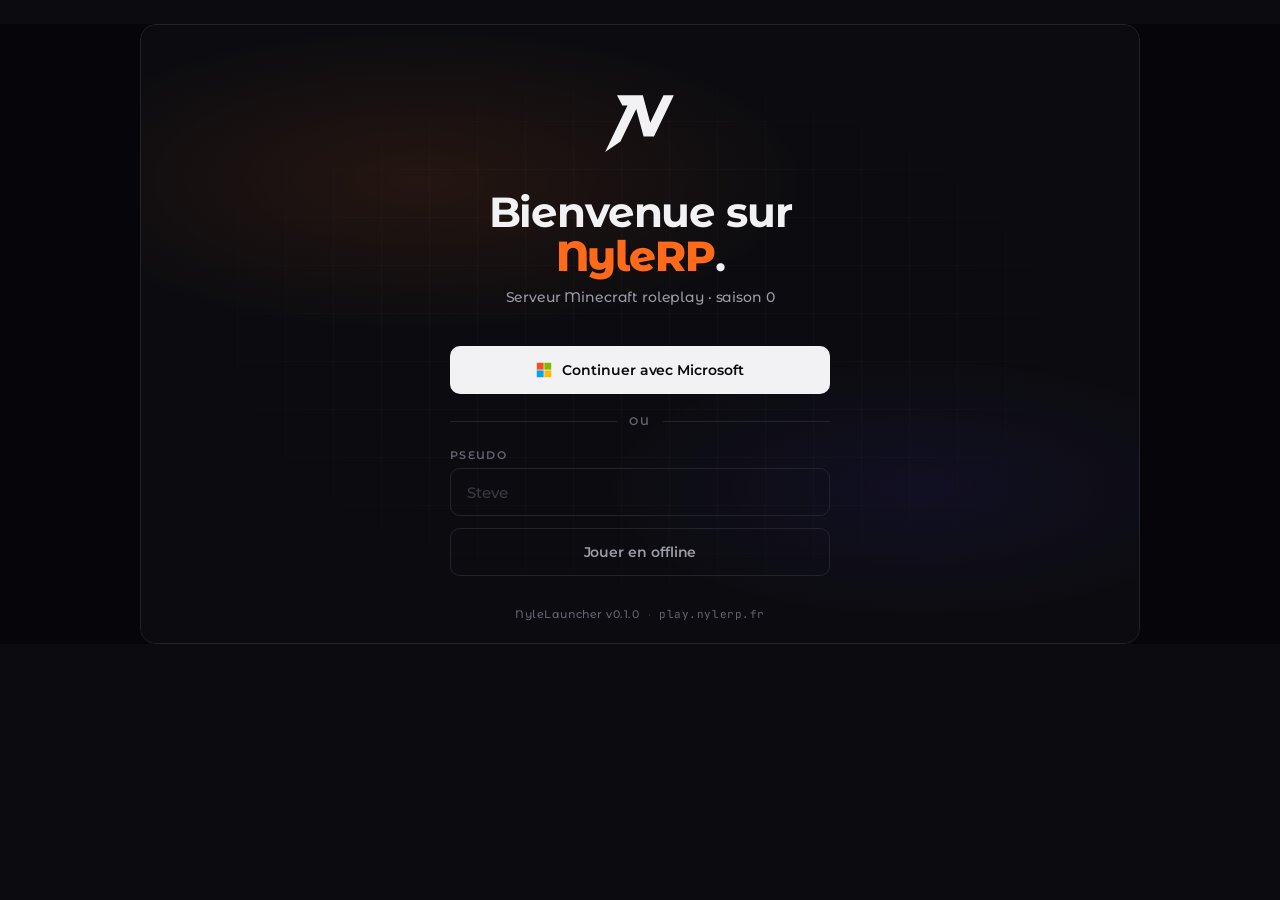
<file: design/login.html>
<!doctype html>
<html lang="fr"><head>
<meta charset="utf-8"/><meta name="viewport" content="width=1024"/>
<title>NyleLauncher — Login</title>
<link rel="preconnect" href="https://fonts.googleapis.com"><link rel="preconnect" href="https://fonts.gstatic.com" crossorigin>
<link href="https://fonts.googleapis.com/css2?family=Montserrat:wght@300;400;500;600;700;800;900&family=JetBrains+Mono:wght@400;500&display=swap" rel="stylesheet">
<link rel="stylesheet" href="style.css"/>
<style>body{background:#05050a}</style>
</head><body>
<section class="screen login"><div class="login__bg"><div class="grid-overlay"></div></div><div class="login__inner"><div class="login__brand"><svg class="logo" viewBox="0 0 113 92" width="76" height="62"><path d="M106.792 4.56L77.224 66H61.864L50.856 25.04L27.432 73.68L4.648 89.04L37.928 19.92H30.248L22.312 4.56H60.712L71.72 45.52L91.432 4.56H106.792Z" fill="currentColor"/></svg></div><h1 class="h-display">Bienvenue sur<br><em>NyleRP</em>.</h1><p class="h-sub">Serveur Minecraft roleplay · saison 0</p><div class="auth"><button class="btn btn--ms"><svg width="16" height="16" viewBox="0 0 21 21"><rect x="1" y="1" width="9" height="9" fill="#F25022"/><rect x="11" y="1" width="9" height="9" fill="#7FBA00"/><rect x="1" y="11" width="9" height="9" fill="#00A4EF"/><rect x="11" y="11" width="9" height="9" fill="#FFB900"/></svg><span>Continuer avec Microsoft</span></button><div class="sep"><span>ou</span></div><div class="offline"><label class="field"><span class="field__label">Pseudo</span><input type="text" placeholder="Steve" class="field__input"/></label><button class="btn btn--ghost">Jouer en offline</button></div></div></div><footer class="login__footer"><span class="foot-v">NyleLauncher v0.1.0</span><span class="foot-sep">·</span><span class="foot-host">play.nylerp.fr</span></footer></section>
</body></html>
</file>
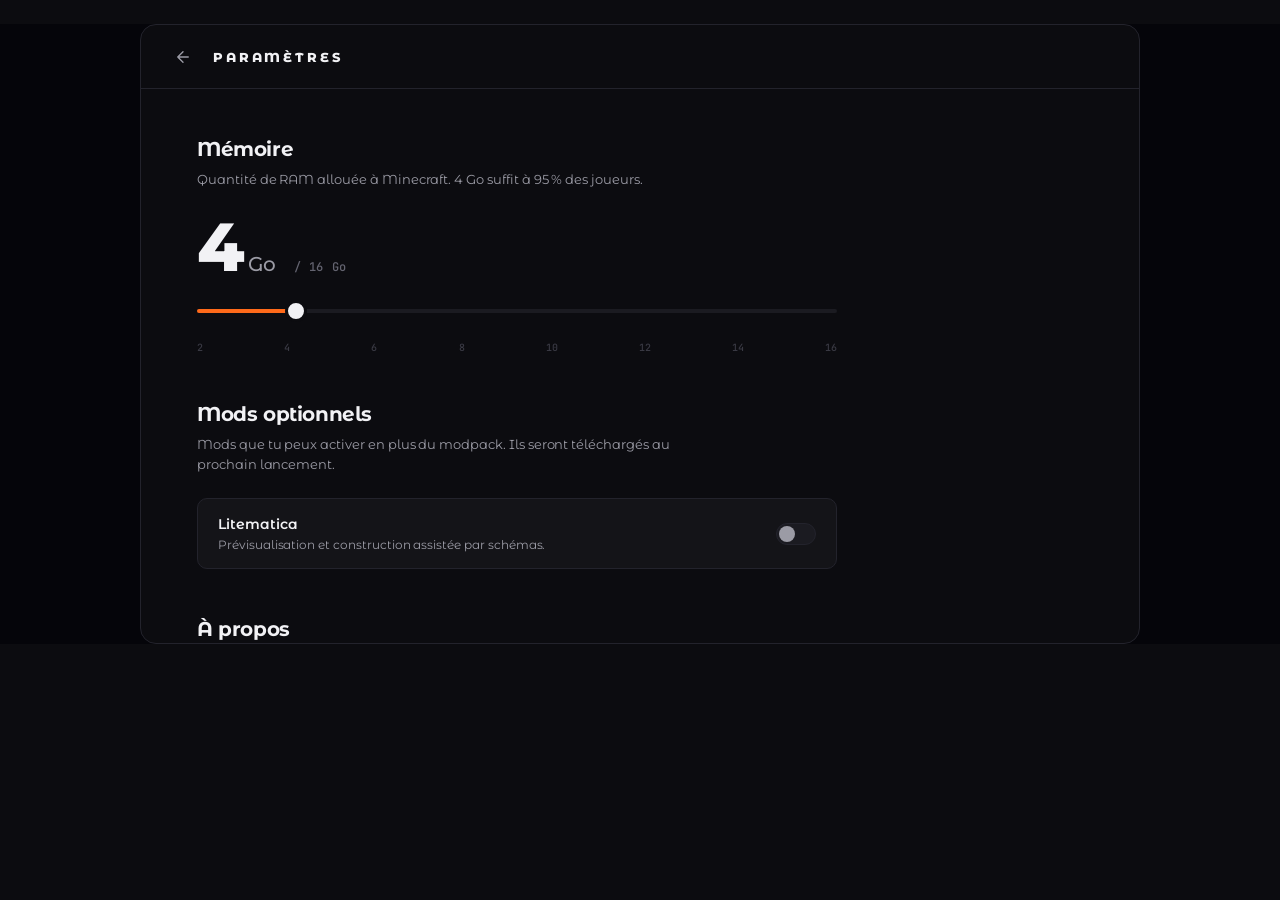
<file: design/settings.html>
<!doctype html>
<html lang="fr"><head>
<meta charset="utf-8"/><meta name="viewport" content="width=1024"/>
<title>NyleLauncher — Settings</title>
<link rel="preconnect" href="https://fonts.googleapis.com"><link rel="preconnect" href="https://fonts.gstatic.com" crossorigin>
<link href="https://fonts.googleapis.com/css2?family=Montserrat:wght@300;400;500;600;700;800;900&family=JetBrains+Mono:wght@400;500&display=swap" rel="stylesheet">
<link rel="stylesheet" href="style.css"/>
<style>body{background:#05050a}</style>
</head><body>
<section class="screen settings"><header class="topbar"><div class="topbar__left"><button class="icon-btn"><svg width="18" height="18" viewBox="0 0 24 24" fill="none" stroke="currentColor" stroke-width="1.8" stroke-linecap="round" stroke-linejoin="round"><path d="M19 12H5M12 19l-7-7 7-7"/></svg></button><span class="brand">PARAMÈTRES</span></div><div class="topbar__right"></div></header><main class="settings__main"><section class="settings__section"><h3 class="settings__h">Mémoire</h3><p class="settings__p">Quantité de RAM allouée à Minecraft. 4 Go suffit à 95 % des joueurs.</p><div class="ram-block"><div class="ram-header"><span class="ram-current"><span class="ram-current__num">4</span><span class="ram-current__u">Go</span></span><span class="ram-max">/ 16 Go</span></div><div class="ram-track-wrap"><input type="range" min="2" max="16" value="4" class="ram-range" step="1"/><div class="ram-fill" style="width:calc((4 - 2) / 14 * 100%)"></div></div><div class="ram-scale"><span>2</span><span>4</span><span>6</span><span>8</span><span>10</span><span>12</span><span>14</span><span>16</span></div></div></section><section class="settings__section"><h3 class="settings__h">Mods optionnels</h3><p class="settings__p">Mods que tu peux activer en plus du modpack. Ils seront téléchargés au prochain lancement.</p><label class="mod-row"><div class="mod-row__info"><div class="mod-row__title">Litematica</div><div class="mod-row__desc">Prévisualisation et construction assistée par schémas.</div></div><span class="switch"><input type="checkbox"/><span class="switch__track"></span></span></label></section><section class="settings__section"><h3 class="settings__h">À propos</h3><div class="about-grid"><div><span class="micro">VERSION</span><span class="about-grid__v">0.1.0</span></div><div><span class="micro">SERVEUR</span><span class="about-grid__v">play.nylerp.fr</span></div><div><span class="micro">LOADER</span><span class="about-grid__v">Fabric 0.16.5</span></div><div><span class="micro">MC</span><span class="about-grid__v">1.21.1</span></div></div></section></main></section>
</body></html>
</file>
<file: design/style.css>
/* ═══════════════════════════════════════════════════════════════════════
   NyleLauncher — design tokens + components
   Flat, type-forward, Linear-app / Apple-editorial inspired.
   No drop shadows, no glows. Precision through spacing + typography.
   ═══════════════════════════════════════════════════════════════════════ */

:root {
  --bg:          #0C0C10;
  --bg-elev:     #141418;
  --bg-elev-2:   #1B1B21;
  --border:      #23232C;
  --border-hi:   #32323C;

  --text:        #F2F2F5;
  --text-2:      #9B9BA5;
  --text-3:      #646470;
  --text-4:      #3A3A44;

  --accent:      #FF6A1A;
  --accent-hi:   #FF8340;
  --accent-lo:   #D15015;

  --ok:          #22C55E;
  --warn:        #F59E0B;

  --radius-1: 6px;
  --radius-2: 10px;
  --radius-3: 16px;

  --dur: 220ms;
  --ease: cubic-bezier(.2,.8,.2,1);
}

* { box-sizing: border-box; }
html, body { margin: 0; padding: 0; background: var(--bg); color: var(--text); }
body {
  font-family: "Montserrat", -apple-system, BlinkMacSystemFont, "SF Pro Display", "Helvetica Neue", sans-serif;
  font-feature-settings: "ss01", "ss02", "cv11";
  -webkit-font-smoothing: antialiased;
  -moz-osx-font-smoothing: grayscale;
  letter-spacing: -0.003em;
}

img { display: block; max-width: 100%; }
button { font-family: inherit; cursor: pointer; border: 0; background: none; color: inherit; padding: 0; }

/* ─── Frame ────────────────────────────────────────────────── */

.screen {
  width: 1000px;
  height: 620px;
  position: relative;
  overflow: hidden;
  background: var(--bg);
  margin: 24px auto;
  border: 1px solid var(--border);
  border-radius: var(--radius-3);
  display: flex;
  flex-direction: column;
}
.screen[hidden] { display: none !important; }

/* ═══════════════════════════════════════════════════════════════════════
   LOGIN
   ═══════════════════════════════════════════════════════════════════════ */

.login { align-items: center; justify-content: center; }

.login__bg {
  position: absolute; inset: 0;
  background:
    radial-gradient(ellipse 55% 35% at 28% 25%, rgba(255,106,26,0.10), transparent 70%),
    radial-gradient(ellipse 45% 30% at 78% 75%, rgba(80,55,255,0.08), transparent 70%),
    var(--bg);
  z-index: 0;
}

.grid-overlay {
  position: absolute; inset: 0;
  background-image:
    linear-gradient(to right, rgba(255,255,255,0.018) 1px, transparent 1px),
    linear-gradient(to bottom, rgba(255,255,255,0.018) 1px, transparent 1px);
  background-size: 48px 48px;
  mask-image: radial-gradient(ellipse at center, black 40%, transparent 75%);
}

.login__inner {
  position: relative;
  z-index: 1;
  width: 380px;
  max-width: 100%;
  display: flex;
  flex-direction: column;
  align-items: center;
}

.login__brand {
  color: var(--text);
  margin-bottom: 36px;
  display: flex;
  align-items: center;
  gap: 14px;
}

.h-display {
  font-size: 42px;
  font-weight: 700;
  letter-spacing: -0.028em;
  line-height: 1.05;
  margin: 0 0 10px 0;
  text-align: center;
}
.h-display em { font-style: normal; color: var(--accent); font-weight: 800; }

.h-sub {
  font-size: 14px;
  font-weight: 500;
  color: var(--text-2);
  margin: 0 0 40px 0;
  text-align: center;
  letter-spacing: -0.01em;
}

.auth { width: 100%; display: flex; flex-direction: column; gap: 20px; }

.btn {
  height: 48px;
  padding: 0 20px;
  border-radius: var(--radius-2);
  font-size: 14px;
  font-weight: 600;
  letter-spacing: -0.005em;
  display: inline-flex;
  align-items: center;
  justify-content: center;
  gap: 10px;
  transition: background var(--dur) var(--ease), color var(--dur) var(--ease), border-color var(--dur) var(--ease);
}

.btn--ms {
  background: var(--text);
  color: #0A0A0E;
}
.btn--ms:hover { background: #FFFFFF; }
.btn--ms:active { background: #D8D8DE; }

.btn--ghost {
  background: transparent;
  color: var(--text-2);
  border: 1px solid var(--border);
}
.btn--ghost:hover { color: var(--text); border-color: var(--border-hi); }

.sep {
  display: flex;
  align-items: center;
  gap: 12px;
  color: var(--text-3);
  font-size: 11px;
  font-weight: 600;
  letter-spacing: 0.16em;
  text-transform: uppercase;
}
.sep::before, .sep::after {
  content: ""; flex: 1; height: 1px; background: var(--border);
}

.offline { display: flex; flex-direction: column; gap: 12px; }

.field { display: flex; flex-direction: column; gap: 6px; }
.field__label {
  font-size: 11px;
  font-weight: 600;
  letter-spacing: 0.12em;
  text-transform: uppercase;
  color: var(--text-3);
}
.field__input {
  height: 48px;
  background: transparent;
  border: 1px solid var(--border);
  border-radius: var(--radius-2);
  color: var(--text);
  padding: 0 16px;
  font-family: inherit;
  font-size: 15px;
  font-weight: 500;
  transition: border-color var(--dur) var(--ease);
}
.field__input::placeholder { color: var(--text-4); }
.field__input:focus { outline: none; border-color: var(--accent); }

.login__footer {
  position: absolute;
  bottom: 22px;
  left: 0; right: 0;
  text-align: center;
  color: var(--text-3);
  font-size: 11px;
  font-weight: 500;
  letter-spacing: 0.05em;
}
.foot-sep { margin: 0 8px; color: var(--text-4); }
.foot-host { font-family: "JetBrains Mono", monospace; font-weight: 400; }

/* ═══════════════════════════════════════════════════════════════════════
   MAIN
   ═══════════════════════════════════════════════════════════════════════ */

.topbar {
  height: 64px;
  padding: 0 24px;
  display: grid;
  grid-template-columns: 1fr auto 1fr;
  align-items: center;
  border-bottom: 1px solid var(--border);
  flex-shrink: 0;
}

.topbar__left { display: flex; align-items: center; gap: 12px; color: var(--text); }
.brand {
  font-size: 13px;
  font-weight: 800;
  letter-spacing: 0.22em;
}

.topbar__nav {
  display: flex; gap: 32px;
  justify-content: center;
}
.nav-link {
  color: var(--text-2);
  font-size: 13px;
  font-weight: 500;
  text-decoration: none;
  letter-spacing: -0.005em;
  transition: color var(--dur) var(--ease);
  position: relative;
  padding: 8px 0;
}
.nav-link::after {
  content: "";
  position: absolute;
  bottom: 4px; left: 50%; transform: translateX(-50%);
  width: 0; height: 1px;
  background: var(--accent);
  transition: width var(--dur) var(--ease);
}
.nav-link:hover { color: var(--text); }
.nav-link.active { color: var(--text); }
.nav-link.active::after { width: 20px; }

.topbar__right {
  display: flex; align-items: center; gap: 10px; justify-content: flex-end;
}

.icon-btn {
  width: 36px; height: 36px;
  display: inline-flex; align-items: center; justify-content: center;
  border-radius: 999px;
  color: var(--text-2);
  border: 1px solid transparent;
  transition: color var(--dur) var(--ease), border-color var(--dur) var(--ease), background var(--dur) var(--ease);
}
.icon-btn:hover {
  color: var(--text);
  border-color: var(--border);
  background: var(--bg-elev);
}

.user-pill {
  height: 40px;
  display: inline-flex; align-items: center; gap: 10px;
  padding: 0 12px 0 4px;
  background: var(--bg-elev);
  border: 1px solid var(--border);
  border-radius: 999px;
  transition: border-color var(--dur) var(--ease), background var(--dur) var(--ease);
}
.user-pill:hover { border-color: var(--border-hi); background: var(--bg-elev-2); }
.user-pill__head {
  width: 32px; height: 32px;
  border-radius: 50%;
  image-rendering: pixelated;
  background: var(--bg-elev-2);
  flex-shrink: 0;
}
.user-pill__col {
  display: flex; flex-direction: column; align-items: flex-start;
  line-height: 1.1;
  gap: 2px;
}
.user-pill__name { color: var(--text); font-size: 13px; font-weight: 600; letter-spacing: -0.005em; }
.user-pill__type { color: var(--text-3); font-size: 9px; font-weight: 700; letter-spacing: 0.14em; text-transform: uppercase; }

/* Background atmosphere for Main */
.main__bg {
  position: absolute;
  inset: 64px 0 96px 0;
  pointer-events: none;
  overflow: hidden;
}
.orb {
  position: absolute;
  border-radius: 50%;
  filter: blur(80px);
  opacity: 0.25;
}
.orb--1 {
  width: 420px; height: 420px;
  background: var(--accent);
  top: -120px; right: -120px;
}
.orb--2 {
  width: 320px; height: 320px;
  background: #4F46E5;
  bottom: -80px; left: -80px;
  opacity: 0.15;
}

/* Hero */
.hero {
  flex: 1;
  padding: 48px 48px 0 48px;
  display: flex;
  flex-direction: column;
  justify-content: center;
  position: relative;
  z-index: 1;
}
.hero__grid {
  display: grid;
  grid-template-columns: 1fr 300px;
  gap: 48px;
  align-items: center;
  height: 100%;
}

.hero__kicker {
  color: var(--accent);
  font-size: 11px;
  font-weight: 700;
  letter-spacing: 0.20em;
  margin-bottom: 18px;
}

.hero__title {
  font-size: 68px;
  font-weight: 800;
  letter-spacing: -0.035em;
  line-height: 0.94;
  margin: 0 0 20px 0;
  max-width: 600px;
}
.hero__title em { font-style: normal; color: var(--accent); font-weight: 900; }

.hero__sub {
  font-size: 15px;
  font-weight: 400;
  color: var(--text-2);
  max-width: 520px;
  line-height: 1.55;
  margin: 0 0 36px 0;
}

/* Side news card */
.hero__side { display: flex; justify-content: flex-end; }
.news-card {
  width: 300px;
  padding: 24px;
  background: var(--bg-elev);
  border: 1px solid var(--border);
  border-radius: var(--radius-3);
  display: flex;
  flex-direction: column;
  gap: 12px;
  transition: border-color var(--dur) var(--ease), transform var(--dur) var(--ease);
}
.news-card:hover {
  border-color: var(--border-hi);
  transform: translateY(-2px);
}
.news-card__tag {
  display: inline-block;
  align-self: flex-start;
  font-size: 9px;
  font-weight: 800;
  letter-spacing: 0.20em;
  color: var(--accent);
  background: rgba(255,106,26,0.10);
  padding: 4px 8px;
  border-radius: 999px;
}
.news-card__title {
  font-size: 22px;
  font-weight: 700;
  letter-spacing: -0.02em;
  line-height: 1.15;
  color: var(--text);
}
.news-card__body {
  font-size: 13px;
  color: var(--text-2);
  line-height: 1.55;
  font-weight: 400;
}
.news-card__meta {
  display: flex; align-items: center; gap: 8px;
  margin-top: 4px;
  font-family: "JetBrains Mono", monospace;
  font-size: 10px;
  color: var(--text-3);
  font-weight: 500;
}
.news-card__dot {
  display: inline-block;
  width: 3px; height: 3px;
  border-radius: 50%;
  background: var(--text-4);
}

.user-pill__chev { color: var(--text-3); margin-left: 4px; }

.stats {
  display: flex;
  gap: 40px;
  align-items: flex-start;
  margin-top: auto;
  padding-bottom: 36px;
}
.stat { display: flex; flex-direction: column; gap: 4px; }
.stat__k {
  font-size: 10px;
  font-weight: 700;
  letter-spacing: 0.18em;
  text-transform: uppercase;
  color: var(--text-3);
}
.stat__v {
  font-family: "JetBrains Mono", monospace;
  font-size: 18px;
  font-weight: 500;
  color: var(--text);
  letter-spacing: -0.02em;
  display: inline-flex;
  align-items: center;
  gap: 8px;
}
.stat--online .stat__v { color: var(--ok); }
.dot {
  display: inline-block; width: 8px; height: 8px; border-radius: 50%;
  background: var(--ok);
  animation: pulseOk 1.8s ease-in-out infinite;
}
@keyframes pulseOk {
  0%, 100% { transform: scale(1); opacity: 1; }
  50%       { transform: scale(1.35); opacity: 0.55; }
}

/* Bottom bar */
.bottombar {
  height: 96px;
  padding: 0 32px;
  display: grid;
  grid-template-columns: 160px 1fr 260px;
  gap: 24px;
  align-items: center;
  border-top: 1px solid var(--border);
  background: var(--bg);
  flex-shrink: 0;
}
.bottombar__left { display: flex; flex-direction: column; gap: 4px; }
.micro {
  font-size: 10px; font-weight: 700; color: var(--text-3);
  letter-spacing: 0.20em; text-transform: uppercase;
}
.bottombar__ram {
  font-family: "JetBrains Mono", monospace;
  font-size: 16px; font-weight: 500; color: var(--text);
}
.bottombar__mid { display: flex; flex-direction: column; gap: 8px; align-items: stretch; }
.status { font-size: 12px; color: var(--text-2); font-weight: 500; }
.progress {
  width: 100%; height: 3px; background: var(--bg-elev-2);
  border-radius: 2px; overflow: hidden;
}
.progress__bar {
  height: 100%;
  background: var(--accent);
  transition: width var(--dur) var(--ease);
}

.btn-play {
  justify-self: end;
  width: 260px; height: 72px;
  background: var(--accent);
  color: #140A00;
  border-radius: var(--radius-2);
  font-size: 26px;
  font-weight: 900;
  letter-spacing: 0.18em;
  transition: background var(--dur) var(--ease), transform var(--dur) var(--ease);
}
.btn-play:hover { background: var(--accent-hi); }
.btn-play:active { background: var(--accent-lo); transform: translateY(1px); }

/* ═══════════════════════════════════════════════════════════════════════
   SETTINGS
   ═══════════════════════════════════════════════════════════════════════ */

.settings__main {
  padding: 48px 56px;
  overflow-y: auto;
}
.settings__section {
  margin-bottom: 48px;
  max-width: 640px;
}
.settings__section:last-child { margin-bottom: 0; }

.settings__h {
  font-size: 20px; font-weight: 700;
  margin: 0 0 8px 0;
  letter-spacing: -0.02em;
}
.settings__p {
  font-size: 13px; color: var(--text-2); font-weight: 400;
  margin: 0 0 24px 0; max-width: 520px;
  line-height: 1.55;
}

/* RAM slider — integrated value display */
.ram-block { display: flex; flex-direction: column; gap: 18px; }
.ram-header { display: flex; align-items: baseline; gap: 10px; }
.ram-current {
  display: flex; align-items: baseline; gap: 6px;
  font-family: "Montserrat", sans-serif;
}
.ram-current__num {
  font-size: 68px;
  font-weight: 800;
  letter-spacing: -0.045em;
  color: var(--text);
  line-height: 1;
}
.ram-current__u {
  font-size: 20px;
  font-weight: 500;
  color: var(--text-2);
  letter-spacing: -0.01em;
}
.ram-max {
  font-family: "JetBrains Mono", monospace;
  font-size: 12px;
  font-weight: 500;
  color: var(--text-3);
  letter-spacing: 0.05em;
  margin-left: 8px;
}

.ram-track-wrap {
  position: relative;
  height: 24px;
  display: flex;
  align-items: center;
}
.ram-range {
  -webkit-appearance: none; appearance: none;
  position: relative; z-index: 2;
  width: 100%; height: 24px;
  background: transparent;
  outline: none;
  padding: 0; margin: 0;
}
/* The track (base line) */
.ram-track-wrap::before {
  content: "";
  position: absolute;
  left: 0; right: 0;
  top: 50%; transform: translateY(-50%);
  height: 4px;
  background: var(--bg-elev-2);
  border-radius: 999px;
  z-index: 0;
}
.ram-fill {
  position: absolute;
  left: 0; top: 50%; transform: translateY(-50%);
  height: 4px;
  background: var(--accent);
  border-radius: 999px;
  z-index: 1;
  pointer-events: none;
}

.ram-range::-webkit-slider-thumb {
  -webkit-appearance: none; appearance: none;
  width: 22px; height: 22px; border-radius: 50%;
  background: var(--text); cursor: pointer;
  border: 3px solid var(--bg);
  transition: background var(--dur) var(--ease), transform var(--dur) var(--ease);
}
.ram-range::-webkit-slider-thumb:hover { background: var(--accent); }
.ram-range:active::-webkit-slider-thumb { transform: scale(1.1); }
.ram-range::-moz-range-thumb {
  width: 22px; height: 22px; border-radius: 50%;
  background: var(--text); cursor: pointer; border: 3px solid var(--bg);
}

.ram-scale {
  display: flex;
  justify-content: space-between;
  font-family: "JetBrains Mono", monospace;
  font-size: 10px;
  color: var(--text-4);
  font-weight: 500;
}

/* Mod rows */
.mod-row {
  display: flex; align-items: center;
  padding: 16px 20px;
  background: var(--bg-elev);
  border: 1px solid var(--border);
  border-radius: var(--radius-2);
  cursor: pointer;
  transition: border-color var(--dur) var(--ease);
}
.mod-row:hover { border-color: var(--border-hi); }
.mod-row__info { flex: 1; display: flex; flex-direction: column; gap: 4px; }
.mod-row__title { color: var(--text); font-size: 14px; font-weight: 600; }
.mod-row__desc { color: var(--text-2); font-size: 12px; font-weight: 400; }

.switch {
  width: 40px; height: 22px; position: relative; flex-shrink: 0;
}
.switch input { position: absolute; inset: 0; opacity: 0; cursor: pointer; }
.switch__track {
  position: absolute; inset: 0;
  background: var(--bg-elev-2);
  border-radius: 999px;
  border: 1px solid var(--border);
  transition: background var(--dur) var(--ease), border-color var(--dur) var(--ease);
}
.switch__track::before {
  content: ""; position: absolute;
  top: 2px; left: 2px;
  width: 16px; height: 16px; border-radius: 50%;
  background: var(--text-2);
  transition: transform var(--dur) var(--ease), background var(--dur) var(--ease);
}
.switch input:checked + .switch__track { background: var(--accent); border-color: var(--accent); }
.switch input:checked + .switch__track::before { transform: translateX(18px); background: var(--text); }

/* About grid */
.about-grid {
  display: grid;
  grid-template-columns: repeat(4, 1fr);
  gap: 24px;
}
.about-grid > div { display: flex; flex-direction: column; gap: 6px; }
.about-grid__v {
  font-family: "JetBrains Mono", monospace;
  font-size: 15px;
  font-weight: 500;
  color: var(--text);
}

/* ─── Debug nav (prototype only) ──────────────────────────────────── */
.debug-nav {
  position: fixed;
  bottom: 18px; right: 18px;
  display: flex; gap: 6px; z-index: 999;
}
.debug-nav button {
  padding: 8px 14px;
  background: var(--bg-elev);
  border: 1px solid var(--border);
  border-radius: 999px;
  color: var(--text-2);
  font-size: 11px; font-weight: 600; letter-spacing: 0.08em; text-transform: uppercase;
}
.debug-nav button:hover { color: var(--text); border-color: var(--border-hi); }
</file>
